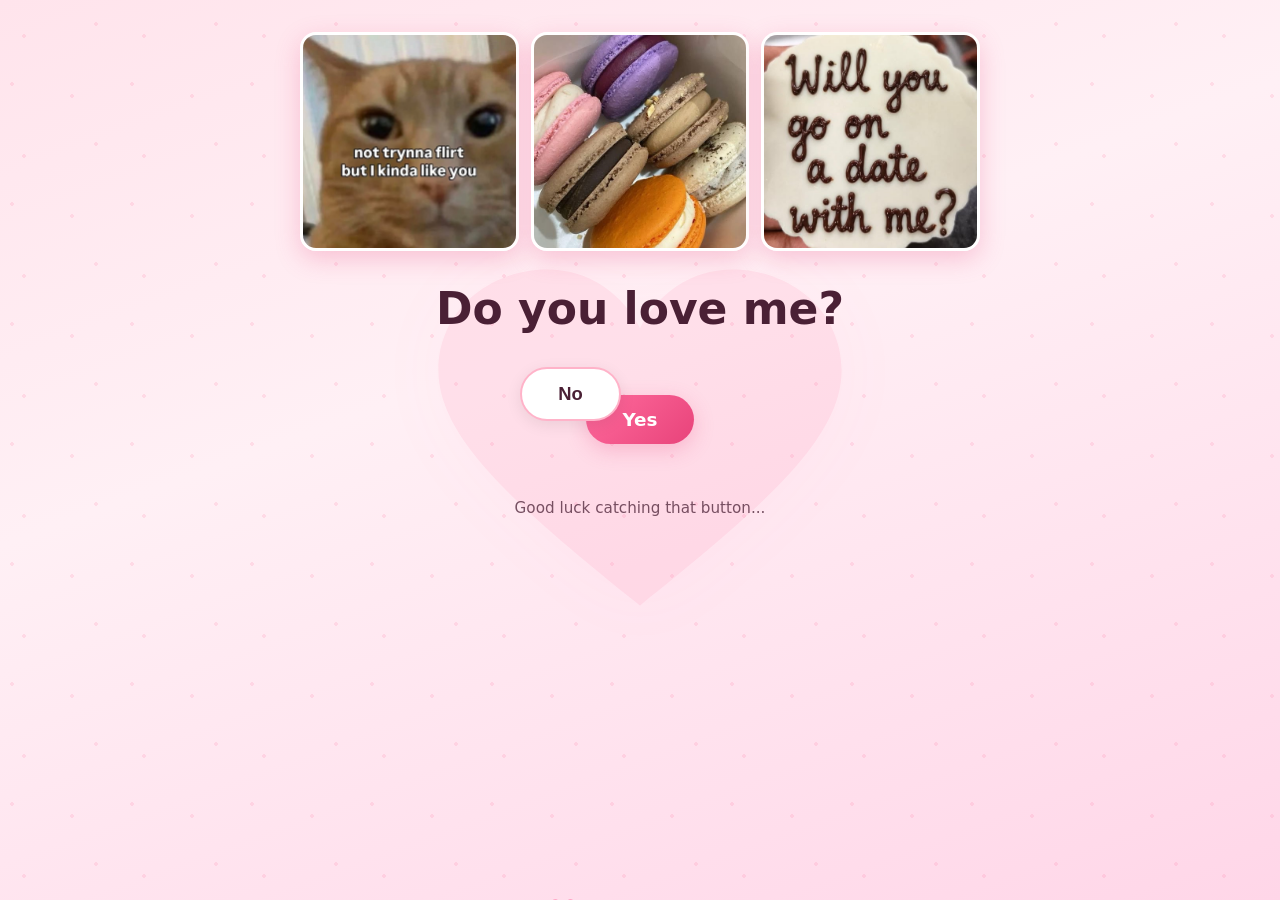
<file: index.html>
<!DOCTYPE html>
<html lang="en">
<head>
  <meta charset="UTF-8">
  <meta name="viewport" content="width=device-width, initial-scale=1.0">
  <title>Do you love me?</title>
  <link rel="stylesheet" href="css/style.css">
  <link rel="stylesheet" href="css/animations.css">
</head>
<body class="page-main">
  <div class="hearts-bg" aria-hidden="true"></div>
  <div class="floating-hearts" id="floating-hearts" aria-hidden="true"></div>

  <div class="big-heart-wrap" aria-hidden="true">
    <div class="big-heart">
      <svg viewBox="0 0 100 90" xmlns="http://www.w3.org/2000/svg">
        <path d="M50 82 C20 58 2 42 2 26 C2 12 14 2 28 2 C38 2 46 8 50 16 C54 8 62 2 72 2 C86 2 98 12 98 26 C98 42 80 58 50 82Z" fill="currentColor"/>
      </svg>
    </div>
  </div>

  <main class="container">
    <div class="photo-grid">
      <img src="images/flirt.jpg" alt="Photo 1" class="photo">
      <img src="images/cookie.jpg" alt="Photo 2" class="photo">
      <img src="images/date.jpg" alt="Photo 3" class="photo">
    </div>

    <h1 class="title">Do you love me?</h1>

    <div class="button-area" id="button-area">
      <a href="date.html" class="btn btn-yes" id="yes-btn">Yes</a>
      <button type="button" class="btn btn-no" id="no-btn">No</button>
    </div>

    <p class="hint hidden" id="no-hint"></p>
    <div class="guilt-popups" id="guilt-popups" aria-live="polite"></div>
  </main>

  <script src="js/animations.js"></script>
  <script src="js/main.js"></script>
</body>
</html>
</file>
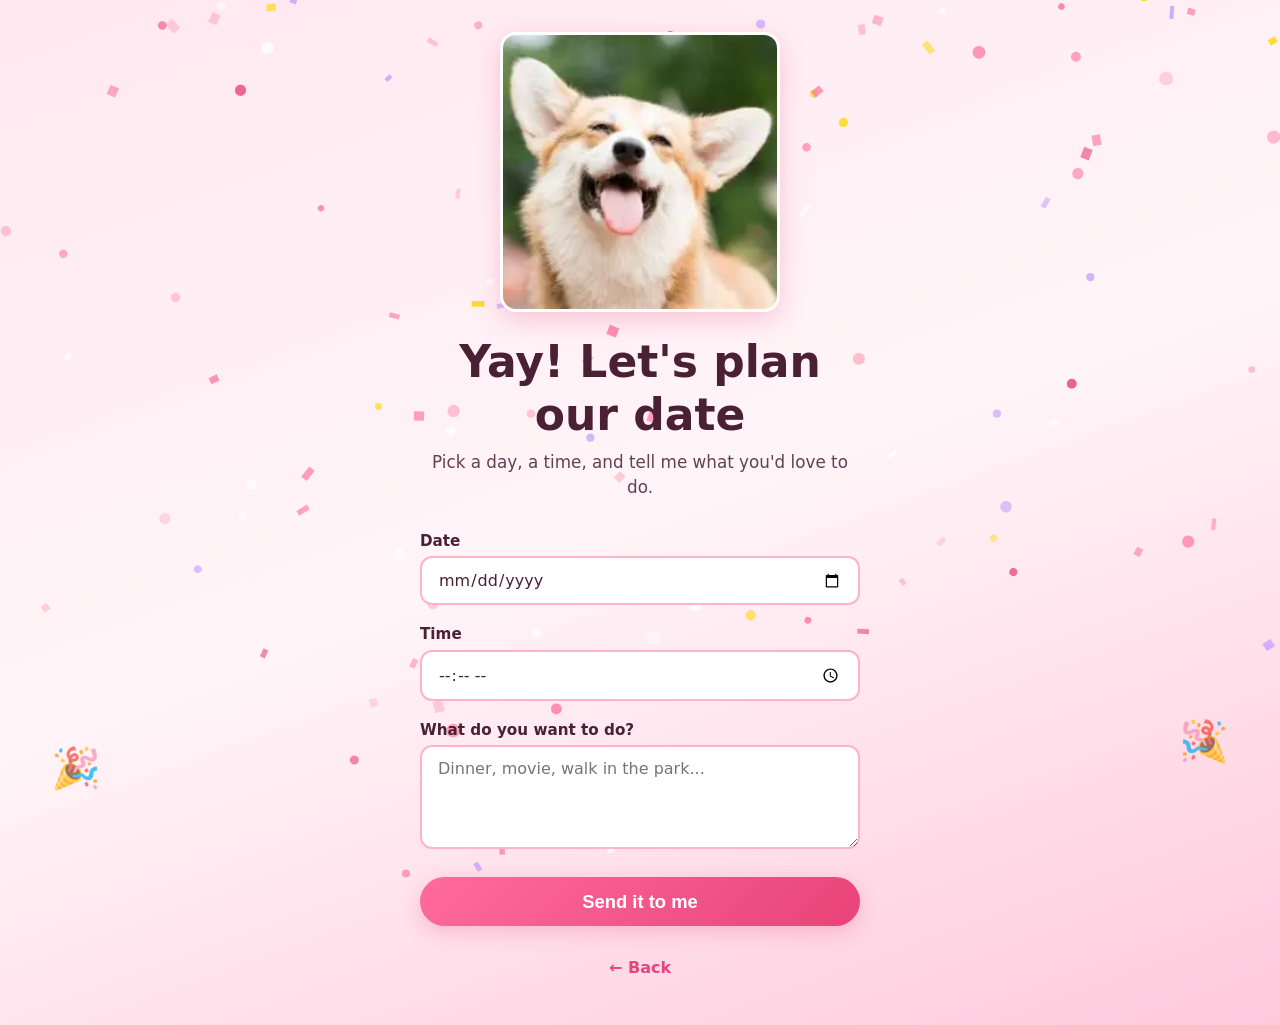
<file: date.html>
<!DOCTYPE html>
<html lang="en">
<head>
  <meta charset="UTF-8">
  <meta name="viewport" content="width=device-width, initial-scale=1.0">
  <title>Plan our date</title>
  <link rel="stylesheet" href="css/style.css">
  <link rel="stylesheet" href="css/animations.css">
</head>
<body class="page-date">
  <canvas class="confetti-canvas" id="confetti-canvas" aria-hidden="true"></canvas>
  <span class="party-popper party-popper-left" aria-hidden="true">🎉</span>
  <span class="party-popper party-popper-right" aria-hidden="true">🎉</span>

  <main class="container container-narrow">
    <img src="images/download.webp" alt="Us" class="photo photo-hero">

    <h1 class="title">Yay! Let's plan our date</h1>
    <p class="subtitle">Pick a day, a time, and tell me what you'd love to do.</p>

    <form id="date-form" class="date-form">
      <label class="field">
        <span>Date</span>
        <input type="date" name="date" required>
      </label>

      <label class="field">
        <span>Time</span>
        <input type="time" name="time" required>
      </label>

      <label class="field">
        <span>What do you want to do?</span>
        <textarea name="activity" rows="4" placeholder="Dinner, movie, walk in the park..." required></textarea>
      </label>

      <button type="submit" class="btn btn-yes btn-full" id="submit-btn">Send it to me</button>
      <p class="form-status hidden" id="form-status" role="status"></p>
    </form>

    <a href="index.html" class="back-link">← Back</a>
  </main>

  <script src="js/animations.js"></script>
  <script src="js/config.js"></script>
  <script src="js/date-form.js"></script>
</body>
</html>
</file>
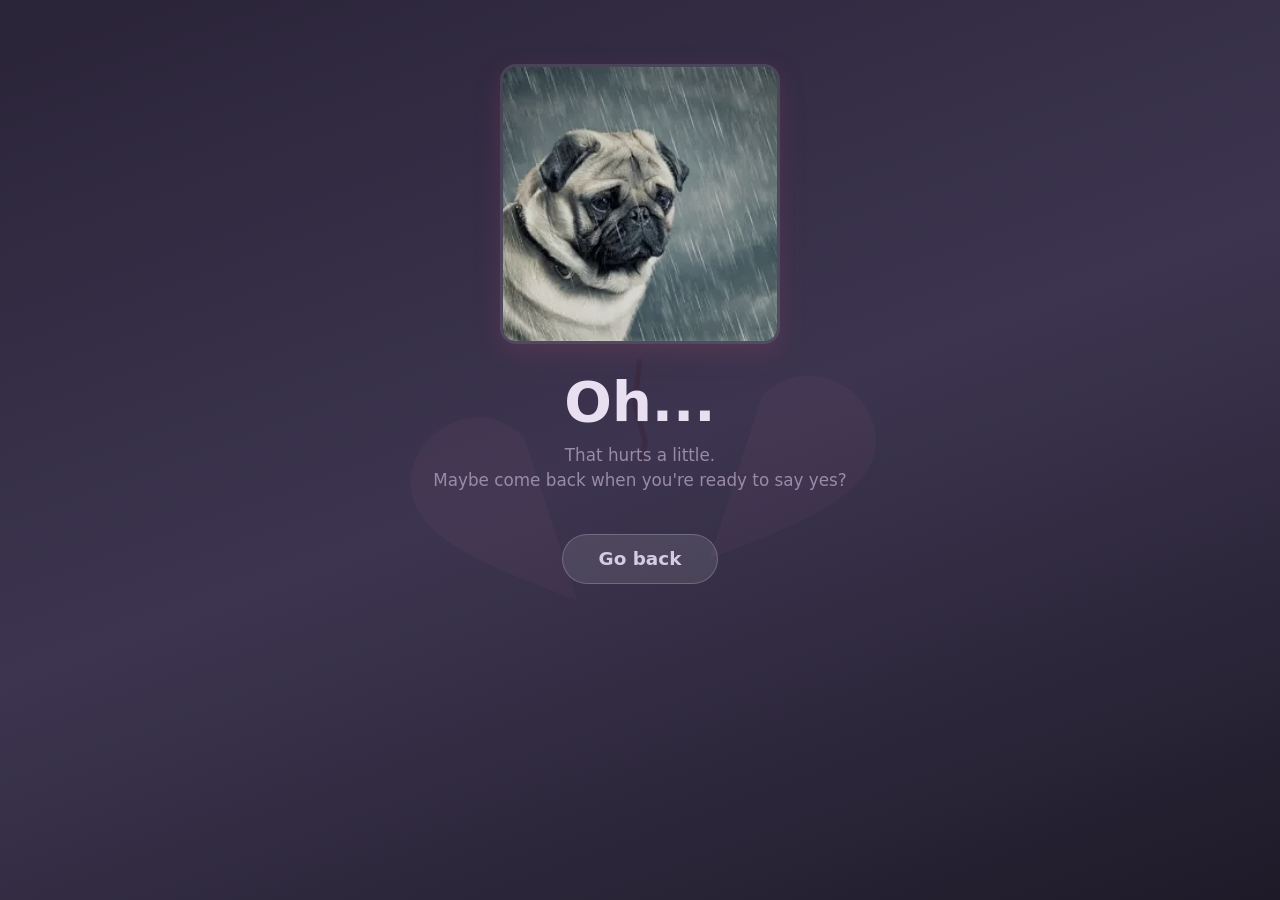
<file: sad.html>
<!DOCTYPE html>
<html lang="en">
<head>
  <meta charset="UTF-8">
  <meta name="viewport" content="width=device-width, initial-scale=1.0">
  <title>...</title>
  <link rel="stylesheet" href="css/style.css">
  <link rel="stylesheet" href="css/animations.css">
</head>
<body class="page-sad">
  <div class="sad-bg" aria-hidden="true">
    <div class="breaking-heart">
      <svg viewBox="0 0 100 90" xmlns="http://www.w3.org/2000/svg">
        <path class="heart-whole" d="M50 82 C20 58 2 42 2 26 C2 12 14 2 28 2 C38 2 46 8 50 16 C54 8 62 2 72 2 C86 2 98 12 98 26 C98 42 80 58 50 82Z"/>
        <path class="heart-crack" d="M50 18 L48 35 L52 50 L49 65 L50 78"/>
        <path class="heart-piece-left" d="M50 82 C20 58 2 42 2 26 C2 12 14 2 28 2 C38 2 46 8 50 16 L50 82Z"/>
        <path class="heart-piece-right" d="M50 82 C80 58 98 42 98 26 C98 12 86 2 72 2 C62 2 54 8 50 16 L50 82Z"/>
      </svg>
      <span class="sad-drip"></span>
      <span class="sad-drip"></span>
    </div>
  </div>

  <main class="container container-narrow sad-content">
    <img src="images/OIP.webp" alt="Sad" class="photo photo-hero sad-photo">

    <h1 class="title sad-title">Oh...</h1>
    <p class="subtitle sad-text">
      That hurts a little.<br>
      Maybe come back when you're ready to say yes?
    </p>

    <a href="index.html" class="btn btn-muted">Go back</a>
  </main>

  <script src="js/animations.js"></script>
</body>
</html>
</file>
<file: css/style.css>
*,
*::before,
*::after {
  box-sizing: border-box;
  margin: 0;
  padding: 0;
}

:root {
  --pink: #ff6b9d;
  --pink-dark: #e8437a;
  --rose: #ffb3c9;
  --cream: #fff5f8;
  --text: #4a2035;
  --shadow: rgba(232, 67, 122, 0.25);
}

html {
  min-height: 100%;
}

body {
  min-height: 100vh;
  font-family: "Segoe UI", system-ui, -apple-system, sans-serif;
  color: var(--text);
  overflow-x: hidden;
}

.page-main {
  background: linear-gradient(160deg, #ffe4ec 0%, #fff0f5 40%, #ffd6e8 100%);
}

.page-date {
  background: linear-gradient(160deg, #ffe8f0 0%, #fff5f8 50%, #ffc9dc 100%);
}

.page-sad {
  background: linear-gradient(160deg, #2a2438 0%, #3d3550 50%, #1e1a28 100%);
  color: #d4cce0;
}

.hearts-bg {
  position: fixed;
  inset: 0;
  pointer-events: none;
  opacity: 0.15;
  background-image:
    radial-gradient(circle at 20% 30%, var(--pink) 2px, transparent 2px),
    radial-gradient(circle at 80% 20%, var(--pink) 2px, transparent 2px),
    radial-gradient(circle at 60% 80%, var(--pink) 2px, transparent 2px),
    radial-gradient(circle at 10% 70%, var(--pink) 2px, transparent 2px);
  background-size: 120px 120px;
}

.container {
  position: relative;
  z-index: 2;
  max-width: 720px;
  margin: 0 auto;
  padding: 2rem 1.25rem 3rem;
  text-align: center;
}

.container-narrow {
  max-width: 480px;
}

.photo-grid {
  display: grid;
  grid-template-columns: repeat(3, 1fr);
  gap: 0.75rem;
  margin-bottom: 2rem;
}

.photo {
  width: 100%;
  aspect-ratio: 1;
  object-fit: cover;
  border-radius: 1rem;
  box-shadow: 0 8px 24px var(--shadow);
  border: 3px solid white;
}

.photo-hero {
  max-width: 280px;
  margin: 0 auto 1.5rem;
  display: block;
}

.title {
  font-size: clamp(2rem, 6vw, 2.75rem);
  font-weight: 700;
  margin-bottom: 0.5rem;
  line-height: 1.2;
}

.subtitle {
  font-size: 1.05rem;
  opacity: 0.85;
  margin-bottom: 2rem;
  line-height: 1.5;
}

.button-area {
  position: relative;
  min-height: 120px;
  display: flex;
  flex-wrap: wrap;
  align-items: center;
  justify-content: center;
  gap: 1rem;
  margin-top: 1.5rem;
}

.btn {
  display: inline-flex;
  align-items: center;
  justify-content: center;
  padding: 0.85rem 2.25rem;
  font-size: 1.15rem;
  font-weight: 600;
  border: none;
  border-radius: 999px;
  cursor: pointer;
  text-decoration: none;
  transition: transform 0.15s ease, box-shadow 0.15s ease;
  user-select: none;
  -webkit-tap-highlight-color: transparent;
}

.btn-yes {
  background: linear-gradient(135deg, var(--pink), var(--pink-dark));
  color: white;
  box-shadow: 0 6px 20px var(--shadow);
}

.btn-yes:hover {
  transform: scale(1.05);
  box-shadow: 0 8px 28px var(--shadow);
}

.btn-no {
  background: white;
  color: var(--text);
  border: 2px solid var(--rose);
  box-shadow: 0 4px 16px rgba(0, 0, 0, 0.08);
  position: absolute;
  transition: left 0.12s ease, top 0.12s ease, transform 0.15s ease;
}

.btn-no.chase-mode {
  cursor: default;
}

.btn-no.clickable-mode {
  position: relative;
  cursor: pointer;
  animation: pulse 1.5s ease infinite;
}

.btn-no.clickable-mode:hover {
  transform: scale(1.05);
}

@keyframes pulse {
  0%, 100% { box-shadow: 0 4px 16px rgba(0, 0, 0, 0.08); }
  50% { box-shadow: 0 4px 24px var(--shadow); }
}

.btn-full {
  width: 100%;
  margin-top: 0.5rem;
}

.btn-muted {
  background: rgba(255, 255, 255, 0.1);
  color: #d4cce0;
  border: 1px solid rgba(255, 255, 255, 0.2);
}

.btn-muted:hover {
  background: rgba(255, 255, 255, 0.15);
}

.btn:disabled {
  opacity: 0.6;
  cursor: not-allowed;
}

.hint {
  margin-top: 1.25rem;
  font-size: 0.95rem;
  opacity: 0.75;
  min-height: 1.5em;
  transition: opacity 0.2s ease;
}

.hint.guilt-flash {
  opacity: 1;
  color: var(--pink-dark);
  font-weight: 600;
  animation: guilt-shake 0.45s ease;
}

.guilt-popups {
  position: fixed;
  inset: 0;
  pointer-events: none;
  z-index: 3;
}

.guilt-bubble {
  position: fixed;
  padding: 0.5rem 1rem;
  background: white;
  color: var(--pink-dark);
  font-weight: 700;
  font-size: 1rem;
  border-radius: 999px;
  border: 2px solid var(--rose);
  box-shadow: 0 6px 20px var(--shadow);
  white-space: nowrap;
  animation: guilt-pop 1.8s ease forwards;
  transform: translate(-50%, -50%);
}

@keyframes guilt-shake {
  0%, 100% { transform: translateX(0); }
  20% { transform: translateX(-6px); }
  40% { transform: translateX(6px); }
  60% { transform: translateX(-4px); }
  80% { transform: translateX(4px); }
}

@keyframes guilt-pop {
  0% {
    opacity: 0;
    transform: translate(-50%, -50%) scale(0.5);
  }
  12% {
    opacity: 1;
    transform: translate(-50%, -60%) scale(1.08);
  }
  25% {
    transform: translate(-50%, -75%) scale(1);
  }
  75% {
    opacity: 1;
    transform: translate(-50%, -95%) scale(1);
  }
  100% {
    opacity: 0;
    transform: translate(-50%, -120%) scale(0.9);
  }
}

.hidden {
  display: none !important;
}

.date-form {
  text-align: left;
}

.field {
  display: flex;
  flex-direction: column;
  gap: 0.4rem;
  margin-bottom: 1.25rem;
}

.field span {
  font-weight: 600;
  font-size: 0.95rem;
}

.field input,
.field textarea {
  padding: 0.75rem 1rem;
  border: 2px solid var(--rose);
  border-radius: 0.75rem;
  font: inherit;
  background: white;
  color: var(--text);
}

.field input:focus,
.field textarea:focus {
  outline: none;
  border-color: var(--pink);
  box-shadow: 0 0 0 3px rgba(255, 107, 157, 0.2);
}

.field textarea {
  resize: vertical;
  min-height: 100px;
}

.form-status {
  margin-top: 1rem;
  text-align: center;
  font-weight: 600;
}

.form-status.success {
  color: #2d8a4e;
}

.form-status.error {
  color: #c0392b;
}

.back-link {
  display: inline-block;
  margin-top: 2rem;
  color: var(--pink-dark);
  text-decoration: none;
  font-weight: 600;
}

.back-link:hover {
  text-decoration: underline;
}

.sad-content {
  padding-top: 4rem;
}

.sad-photo {
  border-color: rgba(255, 255, 255, 0.15);
  filter: grayscale(0.4) brightness(0.85);
}

.sad-title {
  color: #e8e0f0;
  font-size: clamp(2.5rem, 8vw, 3.5rem);
}

.sad-text {
  color: #a89bb8;
  margin-bottom: 2.5rem;
}

@media (max-width: 520px) {
  .photo-grid {
    grid-template-columns: 1fr;
    max-width: 220px;
    margin-left: auto;
    margin-right: auto;
  }

  .button-area {
    min-height: 160px;
  }
}
</file>
<file: css/animations.css>
/* ── Floating hearts (background) ── */
.floating-hearts {
  position: fixed;
  inset: 0;
  pointer-events: none;
  z-index: 0;
  overflow: hidden;
}

.float-heart {
  position: absolute;
  bottom: -40px;
  color: var(--pink);
  animation: float-up linear infinite;
  will-change: transform, opacity;
}

@keyframes float-up {
  0% {
    transform: translateY(0) translateX(0) rotate(0deg) scale(1);
    opacity: 0;
  }
  8% {
    opacity: var(--heart-opacity, 0.35);
  }
  50% {
    transform: translateY(-55vh) translateX(var(--drift, 20px)) rotate(180deg) scale(1.1);
  }
  92% {
    opacity: var(--heart-opacity, 0.35);
  }
  100% {
    transform: translateY(-110vh) translateX(calc(var(--drift, 20px) * -0.5)) rotate(360deg) scale(0.9);
    opacity: 0;
  }
}

/* ── Big beating heart (main page) ── */
.big-heart-wrap {
  position: fixed;
  inset: 0;
  display: flex;
  align-items: center;
  justify-content: center;
  pointer-events: none;
  z-index: 0;
}

.big-heart {
  width: min(70vw, 420px);
  height: min(70vw, 420px);
  color: var(--pink);
  opacity: 0.12;
  animation: heartbeat 1.1s ease-in-out infinite;
  filter: drop-shadow(0 0 40px rgba(255, 107, 157, 0.3));
}

.big-heart svg {
  width: 100%;
  height: 100%;
}

@keyframes heartbeat {
  0%, 100% {
    transform: scale(1);
  }
  15% {
    transform: scale(1.12);
  }
  30% {
    transform: scale(1);
  }
  45% {
    transform: scale(1.08);
  }
  60% {
    transform: scale(1);
  }
}

/* ── Breaking heart (sad page) ── */
.sad-bg {
  position: fixed;
  inset: 0;
  pointer-events: none;
  z-index: 0;
  overflow: hidden;
}

.breaking-heart {
  position: absolute;
  top: 50%;
  left: 50%;
  width: min(55vw, 260px);
  height: min(55vw, 260px);
  transform: translate(-50%, -58%);
}

.breaking-heart svg {
  width: 100%;
  height: 100%;
  overflow: visible;
}

.heart-whole {
  fill: #6b4a6e;
  opacity: 0.35;
  transform-origin: center;
  animation: heart-show 0.8s ease forwards;
}

.heart-piece-left,
.heart-piece-right {
  fill: #6b4a6e;
  opacity: 0;
  transform-origin: 50px 45px;
  transform-box: fill-box;
}

.heart-crack {
  stroke: #3d2a40;
  stroke-width: 2;
  fill: none;
  opacity: 0;
  stroke-dasharray: 40;
  stroke-dashoffset: 40;
  transform-origin: 50px 45px;
}

.breaking-heart.animate .heart-whole {
  animation: heart-fade-out 0.4s ease 1.2s forwards;
}

.breaking-heart.animate .heart-crack {
  animation: crack-draw 0.5s ease 1s forwards;
}

.breaking-heart.animate .heart-piece-left {
  opacity: 0.4;
  animation: break-left 1.2s ease 1.4s forwards;
}

.breaking-heart.animate .heart-piece-right {
  opacity: 0.4;
  animation: break-right 1.2s ease 1.4s forwards;
}

@keyframes heart-show {
  from { opacity: 0; transform: scale(0.6); }
  to { opacity: 0.35; transform: scale(1); }
}

@keyframes heart-fade-out {
  to { opacity: 0; transform: scale(1); }
}

@keyframes crack-draw {
  to { opacity: 0.8; stroke-dashoffset: 0; }
}

@keyframes break-left {
  0% {
    opacity: 0.4;
    transform: translate(0, 0) rotate(0deg);
  }
  100% {
    opacity: 0.15;
    transform: translate(-35px, 30px) rotate(-18deg);
  }
}

@keyframes break-right {
  0% {
    opacity: 0.4;
    transform: translate(0, 0) rotate(0deg);
  }
  100% {
    opacity: 0.15;
    transform: translate(35px, 30px) rotate(18deg);
  }
}

.sad-drip {
  position: absolute;
  width: 8px;
  height: 8px;
  background: #5a4060;
  border-radius: 50% 50% 50% 50% / 60% 60% 40% 40%;
  opacity: 0;
  animation: drip-fall 2s ease-in infinite;
}

.sad-drip:nth-child(1) { left: 48%; top: 52%; animation-delay: 2.2s; }
.sad-drip:nth-child(2) { left: 52%; top: 54%; animation-delay: 2.6s; width: 6px; height: 6px; }

@keyframes drip-fall {
  0% { opacity: 0; transform: translateY(0) scale(1); }
  15% { opacity: 0.5; }
  100% { opacity: 0; transform: translateY(80px) scale(0.5); }
}

/* ── Confetti / party poppers (date page) ── */
.confetti-canvas {
  position: fixed;
  inset: 0;
  width: 100%;
  height: 100%;
  pointer-events: none;
  z-index: 0;
}

.party-popper {
  position: fixed;
  font-size: 2.5rem;
  pointer-events: none;
  z-index: 0;
  animation: popper-bounce 2s ease infinite;
  opacity: 0.7;
}

.party-popper-left {
  left: 4%;
  bottom: 12%;
  animation-delay: 0s;
}

.party-popper-right {
  right: 4%;
  bottom: 15%;
  animation-delay: 0.6s;
  transform: scaleX(-1);
}

@keyframes popper-bounce {
  0%, 100% { transform: translateY(0) rotate(-8deg); }
  50% { transform: translateY(-12px) rotate(8deg); }
}

.party-popper-right {
  animation-name: popper-bounce-flip;
}

@keyframes popper-bounce-flip {
  0%, 100% { transform: scaleX(-1) translateY(0) rotate(-8deg); }
  50% { transform: scaleX(-1) translateY(-12px) rotate(8deg); }
}

@media (prefers-reduced-motion: reduce) {
  .float-heart,
  .big-heart,
  .breaking-heart *,
  .party-popper,
  .sad-drip {
    animation: none !important;
  }

  .heart-whole { opacity: 0.2; }
  .heart-piece-left,
  .heart-piece-right { opacity: 0.15; }
}
</file>
